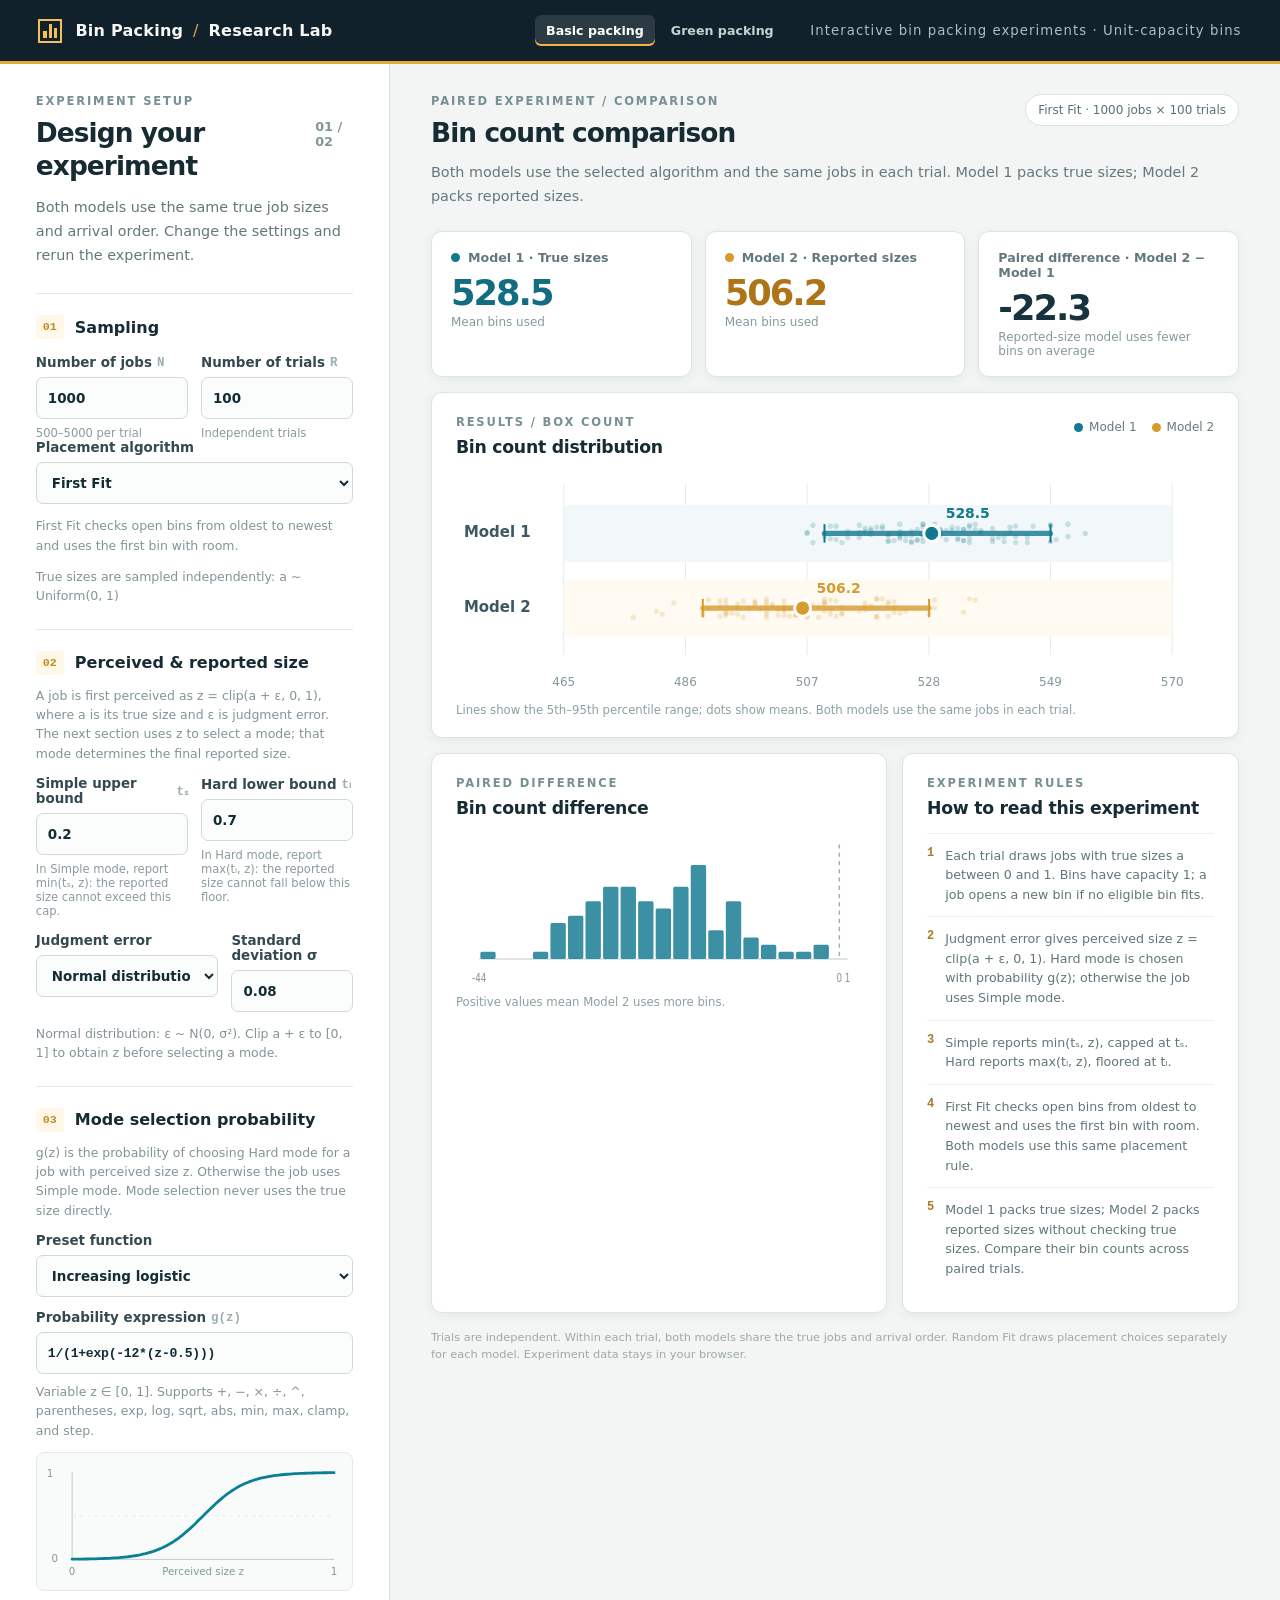
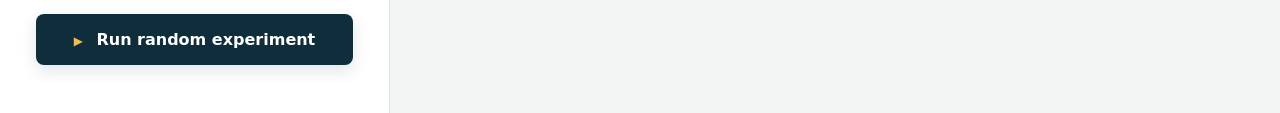
<file: index.html>
<!doctype html>
<html lang="en">
<head>
  <meta charset="UTF-8" />
  <meta name="viewport" content="width=device-width, initial-scale=1" />
  <meta name="theme-color" content="#10212b" />
  <meta name="description" content="Explore how placement algorithms and reported job sizes change bin packing outcomes." />
  <title>Bin Packing Research Lab</title>
  <link rel="icon" type="image/svg+xml" href="data:image/svg+xml,%3Csvg xmlns='http://www.w3.org/2000/svg' viewBox='0 0 64 64'%3E%3Crect width='64' height='64' rx='14' fill='%2310212b'/%3E%3Cpath d='M12 21h40v31H12z' fill='none' stroke='%23f2b544' stroke-width='4'/%3E%3Cpath d='M12 36h40M28 21v15M40 36v16' stroke='%23f2b544' stroke-width='4'/%3E%3C/svg%3E" />
  <link rel="stylesheet" href="./styles.css" />
  <script src="./probability.js" defer></script>
  <script src="./app.js" defer></script>
</head>
<body>
  <header class="topbar">
    <div class="brand"><span class="brand-mark" aria-hidden="true"><span></span><span></span><span></span></span><span>Bin Packing <b>/</b> Research Lab</span></div>
    <nav class="lab-nav" aria-label="Experiment pages"><a href="./index.html" aria-current="page">Basic packing</a><a href="./green.html">Green packing</a></nav>
    <div class="top-note">Interactive bin packing experiments · Unit-capacity bins</div>
  </header>
  <main class="workspace">
    <aside class="controls" aria-labelledby="config-title">
      <div class="panel-heading"><div><p class="eyebrow">EXPERIMENT SETUP</p><h1 id="config-title">Design your experiment</h1></div><span class="edition">01 / 02</span><button id="advanced-toggle" class="advanced-toggle" type="button" aria-expanded="false">More settings</button></div>
      <p class="intro">Both models use the same true job sizes and arrival order. Change the settings and rerun the experiment.</p>
      <form id="experiment-form">
        <section class="control-section" aria-labelledby="sample-heading">
          <h2 id="sample-heading"><span>01</span> Sampling</h2>
          <div class="field-grid two">
            <label class="field"><span>Number of jobs <small>N</small></span><input id="job-count" type="number" min="500" max="5000" step="1" value="1000" required /><em>500–5000 per trial</em></label>
            <label class="field"><span>Number of trials <small>R</small></span><input id="trial-count" type="number" min="1" max="300" step="1" value="100" required /><em>Independent trials</em></label>
          </div>
          <label class="field algorithm-field" for="packing-algorithm"><span>Placement algorithm</span><select id="packing-algorithm"><option value="first-fit">First Fit</option><option value="best-fit">Best Fit</option><option value="next-fit">Next Fit</option><option value="random-fit">Random Fit</option></select></label>
          <p id="algorithm-description" class="field-note">First Fit checks open bins from oldest to newest and uses the first bin with room.</p>
          <p class="field-note">True sizes are sampled independently: a ~ Uniform(0, 1)</p>
        </section>
        <section class="control-section" aria-labelledby="report-heading">
          <h2 id="report-heading"><span>02</span> Perceived &amp; reported size</h2>
          <p class="section-copy">A job is first perceived as z = clip(a + ε, 0, 1), where a is its true size and ε is judgment error. The next section uses z to select a mode; that mode determines the final reported size.</p>
          <div class="field-grid two">
            <label class="field"><span>Simple upper bound <small>tₛ</small></span><input id="simple-threshold" type="number" min="0" max="1" step="0.01" value="0.2" required /><em>In Simple mode, report min(tₛ, z): the reported size cannot exceed this cap.</em></label>
            <label class="field"><span>Hard lower bound <small>tₗ</small></span><input id="hard-threshold" type="number" min="0" max="1" step="0.01" value="0.7" required /><em>In Hard mode, report max(tₗ, z): the reported size cannot fall below this floor.</em></label>
          </div>
          <div class="field-grid error-grid">
            <label class="field"><span>Judgment error</span><select id="error-type"><option value="none">No error</option><option value="normal" selected>Normal distribution</option><option value="uniform">Uniform distribution</option><option value="laplace">Laplace distribution</option><option value="triangular">Symmetric triangular</option><option value="cauchy">Cauchy distribution</option><option value="exponential">Centered exponential</option><option value="two-point">Two-point distribution</option></select></label>
            <label class="field" id="error-scale-field"><span id="error-scale-label">Standard deviation σ</span><input id="error-scale" type="number" min="0" max="1" step="0.01" value="0.08" required /></label>
          </div>
          <p id="error-description" class="field-note">Normal distribution: ε ~ N(0, σ²). Clip a + ε to [0, 1] to obtain z.</p>
        </section>
        <section class="control-section" aria-labelledby="choice-heading">
          <h2 id="choice-heading"><span>03</span> Mode selection probability</h2>
          <p class="section-copy">g(z) is the probability of choosing Hard mode for a job with perceived size z. Otherwise the job uses Simple mode. Mode selection never uses the true size directly.</p>
          <label class="field" for="probability-preset"><span>Preset function</span><select id="probability-preset"><option value="logistic">Increasing logistic</option><option value="decreasing">Linear decrease</option><option value="increasing">Linear increase</option><option value="constant">Constant probability</option><option value="step">Step function</option><option value="custom">Custom</option></select></label>
          <label class="field expression-field" for="probability-expression"><span>Probability expression <small>g(z)</small></span><input id="probability-expression" type="text" value="1/(1+exp(-12*(z-0.5)))" maxlength="180" spellcheck="false" autocomplete="off" required /></label>
          <p class="field-note expression-help">Variable z ∈ [0, 1]. Supports +, −, ×, ÷, ^, parentheses, exp, log, sqrt, abs, min, max, clamp, and step.</p>
          <div class="curve-frame"><svg id="probability-chart" viewBox="0 0 320 122" role="img" aria-label="Probability of choosing Hard mode by perceived job size"></svg></div>
          <p id="curve-error" class="form-error" role="status" hidden></p>
        </section>
        <button class="run-button" type="submit"><span aria-hidden="true">▶</span> Run random experiment</button>
        <p id="form-error" class="form-error" role="alert" hidden></p>
      </form>
    </aside>
    <section class="results" aria-labelledby="results-heading">
      <div class="results-heading"><div><p class="eyebrow">PAIRED EXPERIMENT / COMPARISON</p><h2 id="results-heading">Bin count comparison</h2></div><div class="run-badge" id="run-badge">Ready to run</div></div>
      <div class="result-lead"><p>Both models use the selected algorithm and the same jobs in each trial. Model 1 packs true sizes; Model 2 packs reported sizes.</p></div>
      <div class="stat-row"><article class="stat-card stat-true"><div class="stat-label"><i></i>Model 1 · True sizes</div><div class="stat-value" id="true-mean">—</div><div class="stat-unit">Mean bins used</div></article><article class="stat-card stat-reported"><div class="stat-label"><i></i>Model 2 · Reported sizes</div><div class="stat-value" id="reported-mean">—</div><div class="stat-unit">Mean bins used</div></article><article class="stat-card stat-difference"><div class="stat-label">Paired difference · Model 2 − Model 1</div><div class="stat-value" id="difference-mean">—</div><div class="stat-unit" id="difference-note">Mean of within-trial differences</div></article></div>
      <article class="chart-card" aria-labelledby="main-chart-title"><div class="chart-heading"><div><p class="eyebrow">RESULTS / BOX COUNT</p><h3 id="main-chart-title">Bin count distribution</h3></div><div class="legend"><span><i class="true-dot"></i>Model 1</span><span><i class="reported-dot"></i>Model 2</span></div></div><div id="main-chart" class="main-chart" role="img" aria-label="Distribution of bins used by both models"></div><p class="chart-caption">Lines show the 5th–95th percentile range; dots show means. Both models use the same jobs in each trial.</p></article>
      <div class="bottom-grid"><article class="insight-card"><p class="eyebrow">PAIRED DIFFERENCE</p><h3>Bin count difference</h3><div id="difference-chart" class="difference-chart" role="img" aria-label="Distribution of Model 2 minus Model 1 bin counts"></div><p class="chart-caption">Positive values mean Model 2 uses more bins.</p></article><article class="model-card"><p class="eyebrow">EXPERIMENT RULES</p><h3>How to read this experiment</h3><div class="rule"><span class="rule-number">1</span><p>Each trial draws jobs with true sizes a between 0 and 1. Bins have capacity 1; a job opens a new bin if no eligible bin fits.</p></div><div class="rule"><span class="rule-number">2</span><p>Judgment error gives perceived size z = clip(a + ε, 0, 1). Hard mode is chosen with probability g(z); otherwise the job uses Simple mode.</p></div><div class="rule"><span class="rule-number">3</span><p>Simple reports min(tₛ, z), capped at tₛ. Hard reports max(tₗ, z), floored at tₗ.</p></div><div class="rule"><span class="rule-number">4</span><p id="selected-algorithm-rule">First Fit checks bins in opening order and uses the first one with room. Both models use this same placement rule.</p></div><div class="rule"><span class="rule-number">5</span><p>Model 1 packs true sizes; Model 2 packs reported sizes without checking true sizes. Compare their bin counts across paired trials.</p></div></article></div>
      <p class="footnote">Trials are independent. Within each trial, both models share the true jobs and arrival order. Random Fit draws placement choices separately for each model. Experiment data stays in your browser.</p>
    </section>
  </main>
</body>
</html>
</file>
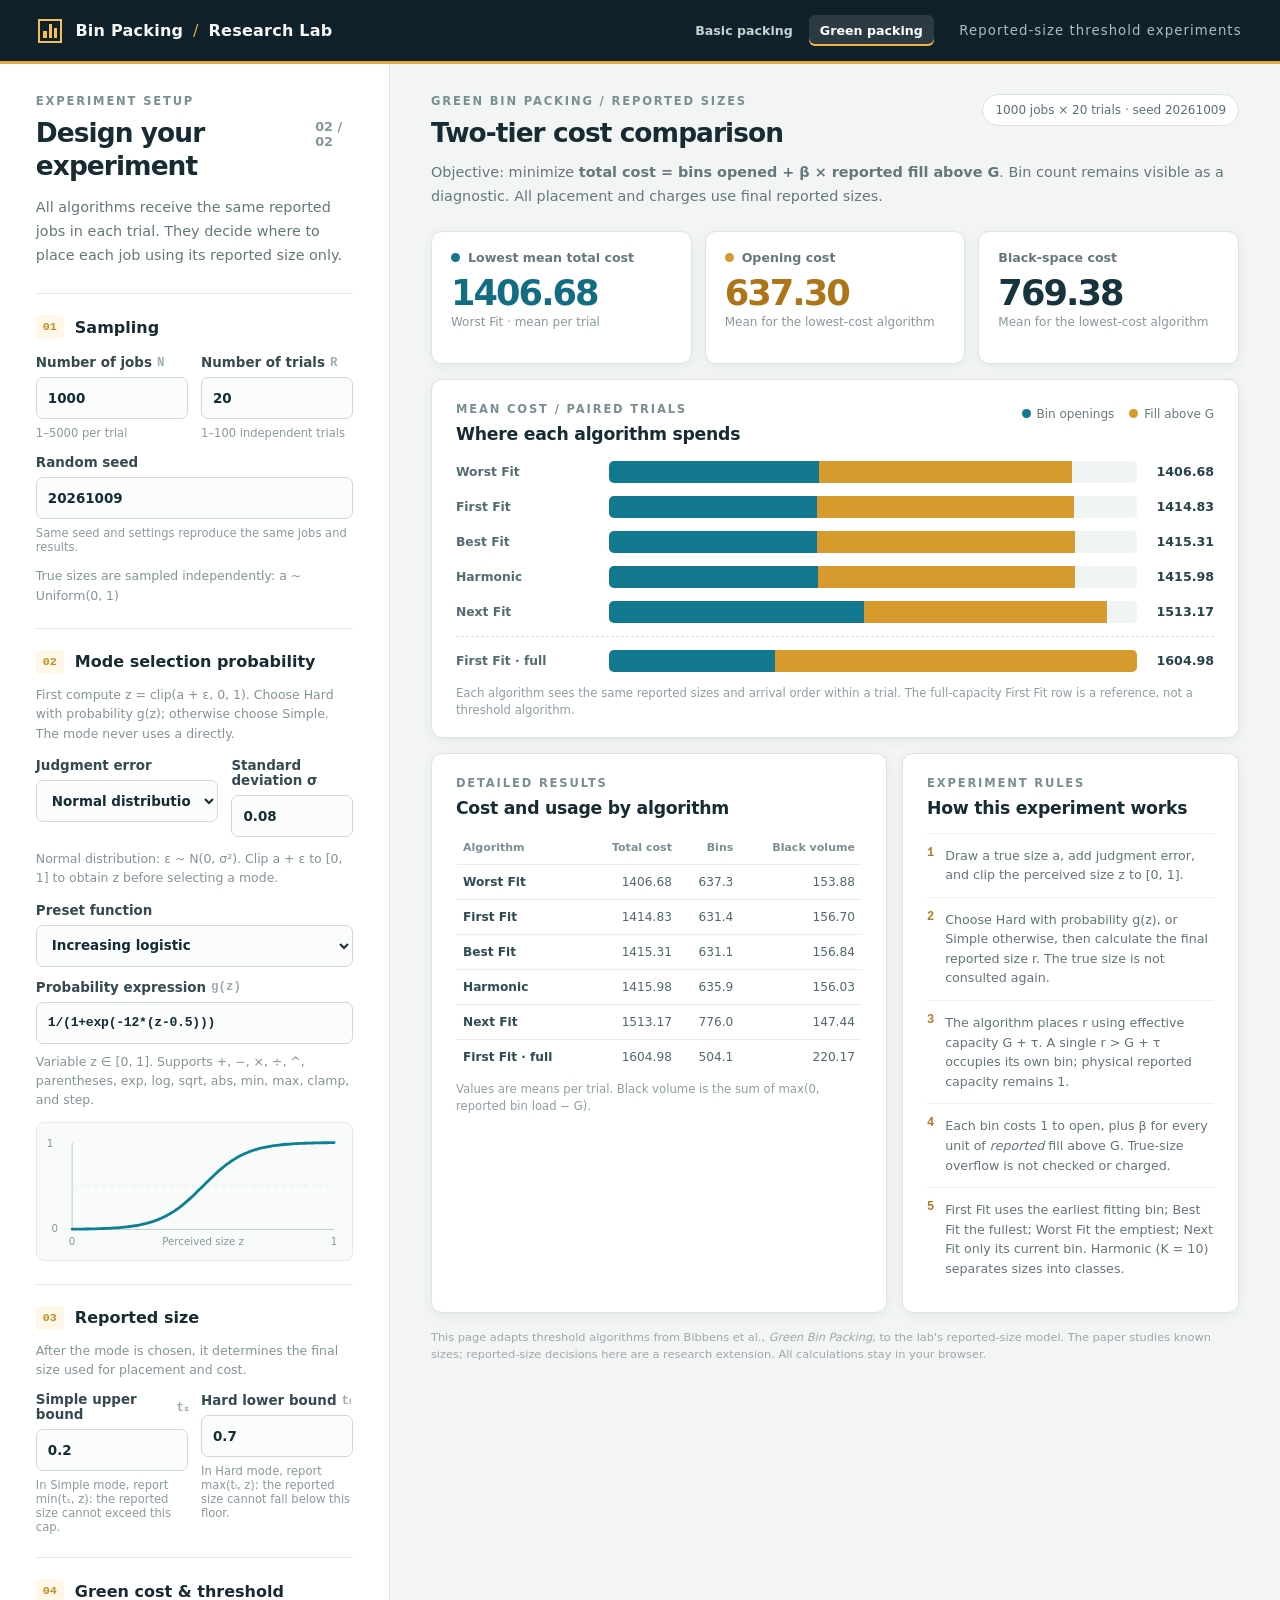
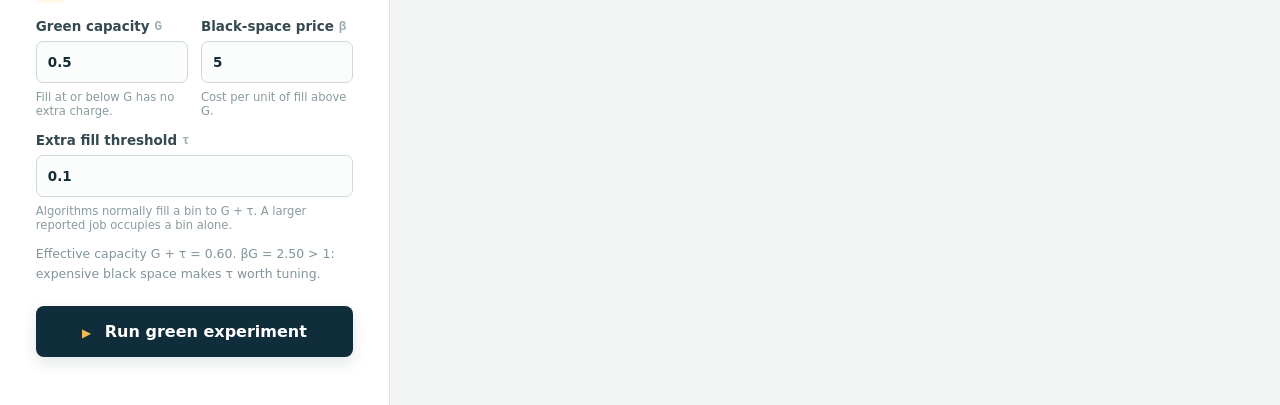
<file: green.html>
<!doctype html>
<html lang="en">
<head>
  <meta charset="UTF-8" />
  <meta name="viewport" content="width=device-width, initial-scale=1" />
  <meta name="theme-color" content="#10212b" />
  <meta name="description" content="Compare threshold bin packing algorithms using reported sizes and two-tier Green Bin Packing costs." />
  <title>Green Bin Packing · Bin Packing Research Lab</title>
  <link rel="icon" type="image/svg+xml" href="data:image/svg+xml,%3Csvg xmlns='http://www.w3.org/2000/svg' viewBox='0 0 64 64'%3E%3Crect width='64' height='64' rx='14' fill='%2310212b'/%3E%3Cpath d='M12 21h40v31H12z' fill='none' stroke='%23f2b544' stroke-width='4'/%3E%3Cpath d='M12 36h40M28 21v15M40 36v16' stroke='%23f2b544' stroke-width='4'/%3E%3C/svg%3E" />
  <link rel="stylesheet" href="./styles.css" />
  <script src="./probability.js" defer></script>
  <script src="./green-core.js" defer></script>
  <script src="./green.js" defer></script>
</head>
<body class="green-page">
  <header class="topbar">
    <div class="brand"><span class="brand-mark" aria-hidden="true"><span></span><span></span><span></span></span><span>Bin Packing <b>/</b> Research Lab</span></div>
    <nav class="lab-nav" aria-label="Experiment pages"><a href="./index.html">Basic packing</a><a href="./green.html" aria-current="page">Green packing</a></nav>
    <div class="top-note">Reported-size threshold experiments</div>
  </header>
  <main class="workspace">
    <aside class="controls" aria-labelledby="config-title">
      <div class="panel-heading"><div><p class="eyebrow">EXPERIMENT SETUP</p><h1 id="config-title">Design your experiment</h1></div><span class="edition">02 / 02</span><button id="advanced-toggle" class="advanced-toggle" type="button" aria-expanded="false">More settings</button></div>
      <p class="intro">All algorithms receive the same reported jobs in each trial. They decide where to place each job using its reported size only.</p>
      <form id="green-form">
        <section class="control-section" aria-labelledby="sample-heading">
          <h2 id="sample-heading"><span>01</span> Sampling</h2>
          <div class="field-grid two">
            <label class="field"><span>Number of jobs <small>N</small></span><input id="job-count" type="number" min="1" max="5000" step="1" value="1000" required /><em>1–5000 per trial</em></label>
            <label class="field"><span>Number of trials <small>R</small></span><input id="trial-count" type="number" min="1" max="100" step="1" value="20" required /><em>1–100 independent trials</em></label>
          </div>
          <label class="field green-seed" for="random-seed"><span>Random seed</span><input id="random-seed" type="number" min="0" max="4294967295" step="1" value="20261009" required /><em>Same seed and settings reproduce the same jobs and results.</em></label>
          <p class="field-note">True sizes are sampled independently: a ~ Uniform(0, 1)</p>
        </section>
        <section class="control-section" aria-labelledby="mode-heading">
          <h2 id="mode-heading"><span>02</span> Mode selection probability</h2>
          <p class="section-copy">First compute z = clip(a + ε, 0, 1). Choose Hard with probability g(z); otherwise choose Simple. The mode never uses a directly.</p>
          <div class="field-grid error-grid">
            <label class="field"><span>Judgment error</span><select id="error-type"><option value="none">No error</option><option value="normal" selected>Normal distribution</option><option value="uniform">Uniform distribution</option><option value="laplace">Laplace distribution</option><option value="triangular">Symmetric triangular</option><option value="cauchy">Cauchy distribution</option><option value="exponential">Centered exponential</option><option value="two-point">Two-point distribution</option></select></label>
            <label class="field" id="error-scale-field"><span id="error-scale-label">Standard deviation σ</span><input id="error-scale" type="number" min="0" max="1" step="0.01" value="0.08" required /></label>
          </div>
          <p id="error-description" class="field-note">Normal distribution: ε ~ N(0, σ²).</p>
          <label class="field green-preset" for="probability-preset"><span>Preset function</span><select id="probability-preset"><option value="logistic">Increasing logistic</option><option value="decreasing">Linear decrease</option><option value="increasing">Linear increase</option><option value="constant">Constant probability</option><option value="step">Step function</option><option value="custom">Custom</option></select></label>
          <label class="field expression-field" for="probability-expression"><span>Probability expression <small>g(z)</small></span><input id="probability-expression" type="text" value="1/(1+exp(-12*(z-0.5)))" maxlength="180" spellcheck="false" autocomplete="off" required /></label>
          <p class="field-note expression-help">Variable z ∈ [0, 1]. Supports +, −, ×, ÷, ^, parentheses, exp, log, sqrt, abs, min, max, clamp, and step.</p>
          <div class="curve-frame"><svg id="probability-chart" viewBox="0 0 320 122" role="img" aria-label="Probability of choosing Hard mode by perceived size"></svg></div>
          <p id="curve-error" class="form-error" role="status" hidden></p>
        </section>
        <section class="control-section" aria-labelledby="report-heading">
          <h2 id="report-heading"><span>03</span> Reported size</h2>
          <p class="section-copy">After the mode is chosen, it determines the final size used for placement and cost.</p>
          <div class="field-grid two">
            <label class="field"><span>Simple upper bound <small>tₛ</small></span><input id="simple-threshold" type="number" min="0" max="1" step="0.01" value="0.2" required /><em>In Simple mode, report min(tₛ, z): the reported size cannot exceed this cap.</em></label>
            <label class="field"><span>Hard lower bound <small>tₗ</small></span><input id="hard-threshold" type="number" min="0" max="1" step="0.01" value="0.7" required /><em>In Hard mode, report max(tₗ, z): the reported size cannot fall below this floor.</em></label>
          </div>
        </section>
        <section class="control-section" aria-labelledby="cost-heading">
          <h2 id="cost-heading"><span>04</span> Green cost &amp; threshold</h2>
          <div class="field-grid two">
            <label class="field"><span>Green capacity <small>G</small></span><input id="green-capacity" type="number" min="0" max="1" step="0.01" value="0.5" required /><em>Fill at or below G has no extra charge.</em></label>
            <label class="field"><span>Black-space price <small>β</small></span><input id="black-price" type="number" min="0.01" max="100" step="0.01" value="5" required /><em>Cost per unit of fill above G.</em></label>
          </div>
          <label class="field green-threshold" for="packing-threshold"><span>Extra fill threshold <small>τ</small></span><input id="packing-threshold" type="number" min="0" max="1" step="0.01" value="0.1" required /><em>Algorithms normally fill a bin to G + τ. A larger reported job occupies a bin alone.</em></label>
          <p id="regime-note" class="field-note" role="status"></p>
        </section>
        <button class="run-button" type="submit"><span aria-hidden="true">▶</span> Run green experiment</button>
        <p id="form-error" class="form-error" role="alert" hidden></p>
      </form>
    </aside>
    <section class="results" aria-labelledby="results-heading">
      <div class="results-heading"><div><p class="eyebrow">GREEN BIN PACKING / REPORTED SIZES</p><h2 id="results-heading">Two-tier cost comparison</h2></div><div class="run-badge" id="run-badge">Ready to run</div></div>
      <div class="result-lead"><p>Objective: minimize <strong>total cost = bins opened + β × reported fill above G</strong>. Bin count remains visible as a diagnostic. All placement and charges use final reported sizes.</p></div>
      <div class="stat-row green-stat-row"><article class="stat-card stat-true"><div class="stat-label"><i></i>Lowest mean total cost</div><div class="stat-value" id="best-cost">—</div><div class="stat-unit" id="best-algorithm">Across the five threshold algorithms</div></article><article class="stat-card stat-reported"><div class="stat-label"><i></i>Opening cost</div><div class="stat-value" id="best-opening">—</div><div class="stat-unit">Mean for the lowest-cost algorithm</div></article><article class="stat-card stat-difference"><div class="stat-label">Black-space cost</div><div class="stat-value" id="best-black">—</div><div class="stat-unit">Mean for the lowest-cost algorithm</div></article></div>
      <article class="chart-card" aria-labelledby="cost-chart-title"><div class="chart-heading"><div><p class="eyebrow">MEAN COST / PAIRED TRIALS</p><h3 id="cost-chart-title">Where each algorithm spends</h3></div><div class="legend"><span><i class="true-dot"></i>Bin openings</span><span><i class="reported-dot"></i>Fill above G</span></div></div><div id="cost-chart" class="cost-chart" role="img" aria-label="Stacked mean costs by algorithm"></div><p class="chart-caption">Each algorithm sees the same reported sizes and arrival order within a trial. The full-capacity First Fit row is a reference, not a threshold algorithm.</p></article>
      <div class="bottom-grid green-bottom-grid"><article class="insight-card"><p class="eyebrow">DETAILED RESULTS</p><h3>Cost and usage by algorithm</h3><div class="green-table-wrap"><table class="green-table"><thead><tr><th scope="col">Algorithm</th><th scope="col">Total cost</th><th scope="col">Bins</th><th scope="col">Black volume</th></tr></thead><tbody id="results-table"></tbody></table></div><p class="chart-caption">Values are means per trial. Black volume is the sum of max(0, reported bin load − G).</p></article><article class="model-card"><p class="eyebrow">EXPERIMENT RULES</p><h3>How this experiment works</h3><div class="rule"><span class="rule-number">1</span><p>Draw a true size a, add judgment error, and clip the perceived size z to [0, 1].</p></div><div class="rule"><span class="rule-number">2</span><p>Choose Hard with probability g(z), or Simple otherwise, then calculate the final reported size r. The true size is not consulted again.</p></div><div class="rule"><span class="rule-number">3</span><p>The algorithm places r using effective capacity G + τ. A single r &gt; G + τ occupies its own bin; physical reported capacity remains 1.</p></div><div class="rule"><span class="rule-number">4</span><p>Each bin costs 1 to open, plus β for every unit of <em>reported</em> fill above G. True-size overflow is not checked or charged.</p></div><div class="rule"><span class="rule-number">5</span><p>First Fit uses the earliest fitting bin; Best Fit the fullest; Worst Fit the emptiest; Next Fit only its current bin. Harmonic (K = 10) separates sizes into classes.</p></div></article></div>
      <p class="footnote">This page adapts threshold algorithms from Bibbens et al., <em>Green Bin Packing</em>, to the lab's reported-size model. The paper studies known sizes; reported-size decisions here are a research extension. All calculations stay in your browser.</p>
    </section>
  </main>
</body>
</html>
</file>
<file: styles.css>
:root{font-family:Inter,"Noto Sans SC","Microsoft YaHei",system-ui,sans-serif;color:#172b33;background:#f2f5f4;font-size:16px}*{box-sizing:border-box}[hidden]{display:none!important}body{margin:0}button,input,select{font:inherit}button{cursor:pointer}button:focus-visible,input:focus-visible,select:focus-visible{outline:3px solid #58aac6;outline-offset:2px}.topbar{height:64px;background:#10212b;color:#f7f8f5;display:flex;align-items:center;justify-content:space-between;padding:0 clamp(20px,3vw,48px);border-bottom:3px solid #e4aa3e}.brand{display:flex;align-items:center;gap:13px;font-weight:750;letter-spacing:.015em}.brand b{color:#d7a847;font-weight:500;margin:0 4px}.brand-mark{height:24px;width:24px;border:2px solid #f4bf56;display:flex;align-items:flex-end;padding:3px;gap:2px}.brand-mark span{flex:1;background:#f4bf56;height:7px}.brand-mark span:nth-child(2){height:14px}.brand-mark span:nth-child(3){height:10px}.top-note{font-size:.83rem;color:#afbdc0;letter-spacing:.08em}.workspace{display:grid;grid-template-columns:minmax(320px,390px) minmax(0,1fr);max-width:1700px;margin:auto;min-height:calc(100vh - 64px)}.controls{padding:30px clamp(22px,2.8vw,42px) 48px;background:#fff;border-right:1px solid #dce3e1}.panel-heading,.results-heading{display:flex;align-items:flex-start;justify-content:space-between;gap:18px}.eyebrow{margin:0 0 8px;color:#788f94;font-size:.72rem;font-weight:800;letter-spacing:.16em}.controls h1,.results h2{font-size:1.65rem;letter-spacing:-.035em;line-height:1.25;margin:0}.edition{font-size:.8rem;font-weight:700;color:#82969b;padding-top:25px}.advanced-toggle{display:none}.intro,.result-lead{line-height:1.65;color:#64777c;font-size:.9rem}.intro{margin:14px 0 26px}.control-section{border-top:1px solid #e4e9e7;padding:21px 0 23px}.control-section h2{font-size:1rem;margin:0 0 16px;display:flex;align-items:center;gap:11px}.control-section h2 span{font-family:ui-monospace,monospace;font-size:.73rem;color:#c28b23;background:#fff8e9;padding:5px 7px;border-radius:4px}.field-grid{display:grid;gap:13px}.field-grid.two{grid-template-columns:1fr 1fr}.error-grid{grid-template-columns:1.2fr .8fr;margin-top:15px}.field{display:flex;flex-direction:column;gap:7px;color:#344950;font-size:.84rem;font-weight:680;min-width:0}.field span{display:flex;align-items:center;gap:5px}.field small,.range-field small{font:600 .78rem ui-monospace,monospace;color:#9baeb0}.field input,.field select{height:42px;width:100%;border:1px solid #cfdad8;border-radius:7px;background:#fbfcfc;color:#142c35;padding:0 11px;min-width:0}.field em{font-size:.72rem;font-style:normal;font-weight:400;color:#899ba0}.field-note,.section-copy,.formula{font-size:.78rem;line-height:1.55;color:#829499;margin:12px 0 0}.section-copy{margin:-5px 0 13px}.formula{font-family:ui-monospace,monospace;text-align:center;margin:11px 0 0;color:#71898f}.curve-frame{border:1px solid #e3eae8;background:#f8fbfa;border-radius:8px;padding:8px 8px 3px;margin-bottom:13px}#probability-chart{width:100%;height:122px}.range-field{display:block;margin:14px 0 0;font-size:.83rem;font-weight:660}.range-field span{display:flex;align-items:center;gap:6px}.range-field output{margin-left:auto;color:#076a7f;font-family:ui-monospace,monospace}.range-field input{width:100%;accent-color:#0b7e95;margin:12px 0 0}.run-button{width:100%;border:0;border-radius:8px;background:#102d3b;color:white;min-height:51px;font-weight:760;box-shadow:0 6px 16px #102d3b1f;transition:background .2s,transform .2s}.run-button:hover{background:#14526b;transform:translateY(-1px)}.run-button span{font-size:.74rem;margin-right:8px;color:#f2bd55}.form-error{color:#b53935;font-size:.83rem;line-height:1.5;margin:12px 0 0}.results{padding:30px clamp(22px,3.2vw,50px) 36px;min-width:0}.run-badge{border:1px solid #d9e3e1;border-radius:999px;color:#587178;background:#fff;padding:8px 12px;font-size:.75rem;white-space:nowrap}.result-lead{margin:12px 0 22px}.result-lead p{margin:0}.stat-row{display:grid;grid-template-columns:repeat(3,minmax(0,1fr));gap:13px}.stat-card,.chart-card,.insight-card,.model-card{background:#fff;border:1px solid #dce5e2;border-radius:11px;box-shadow:0 3px 12px #173b3610}.stat-card{padding:18px 19px;min-height:128px}.stat-label{font-size:.79rem;font-weight:720;color:#63787e;display:flex;align-items:center;gap:8px}.stat-label i{width:9px;height:9px;border-radius:50%;display:inline-block}.stat-true i,.true-dot{background:#117890}.stat-reported i,.reported-dot{background:#d79a2d}.stat-value{font-variant-numeric:tabular-nums;font-size:2.2rem;font-weight:790;letter-spacing:-.055em;margin-top:7px;line-height:1.18}.stat-true .stat-value{color:#126c82}.stat-reported .stat-value{color:#ad7418}.stat-difference .stat-value{color:#17333d}.stat-unit{font-size:.75rem;color:#84999d;margin-top:2px}.chart-card{margin-top:15px;padding:22px 24px 17px}.chart-heading{display:flex;align-items:flex-start;justify-content:space-between;gap:15px}.chart-card h3,.insight-card h3,.model-card h3{font-size:1.08rem;letter-spacing:-.015em;margin:0}.legend{display:flex;gap:15px;color:#657b7e;font-size:.75rem;margin-top:5px}.legend span{display:flex;align-items:center;gap:6px}.legend i{width:9px;height:9px;border-radius:50%}.main-chart{height:225px;width:100%;margin-top:13px}.main-chart svg,.difference-chart svg{display:block;width:100%;height:100%;overflow:visible}.chart-caption{color:#8ba0a3;font-size:.73rem;line-height:1.5;margin:7px 0 0}.bottom-grid{display:grid;grid-template-columns:minmax(0,1.15fr) minmax(250px,.85fr);gap:15px;margin-top:15px}.insight-card,.model-card{padding:22px 24px}.difference-chart{height:155px;margin-top:14px}.rule{display:flex;gap:11px;border-top:1px solid #ebf0ee;padding:12px 0}.rule:first-of-type{margin-top:15px}.rule-number{font:750 .75rem ui-monospace,monospace;color:#ad7b22;flex:none}.rule p{font-size:.79rem;line-height:1.55;color:#60767a;margin:0}.footnote{font-size:.71rem;line-height:1.5;color:#9aa9ac;margin:16px 0 0}@media(max-width:1100px){.workspace{grid-template-columns:325px minmax(0,1fr)}.controls{padding:26px 22px}.results{padding:26px 25px}.bottom-grid{grid-template-columns:1fr}.stat-card{padding:14px}.stat-label{font-size:.72rem}.stat-value{font-size:1.9rem}}@media(max-width:780px){.top-note{display:none}.workspace{display:block}.controls{border-right:0;border-bottom:1px solid #dce3e1;padding:18px 22px 20px}.controls .eyebrow,.controls .edition,.controls .intro{display:none}.controls h1{font-size:1.38rem}.advanced-toggle{display:inline-block;border:1px solid #cbdad8;background:#f7faf9;border-radius:6px;color:#1b6170;font-weight:700;font-size:.77rem;padding:8px 10px}.controls:not(.expanded) form>.control-section:nth-of-type(n+2){display:none}.controls:not(.expanded) .control-section:first-of-type .field-note,.controls:not(.expanded) .control-section:first-of-type h2,.controls:not(.expanded) .field em{display:none}.controls:not(.expanded) .control-section:first-of-type{border:0;padding:16px 0}.controls:not(.expanded) .field-grid{gap:10px}.controls:not(.expanded) .run-button{min-height:46px}.results{padding:23px 18px}.control-section{padding:17px 0}.stat-row{grid-template-columns:1fr 1fr}.stat-difference{grid-column:span 2}.stat-card{min-height:105px}.chart-card,.insight-card,.model-card{padding:18px}.main-chart{height:205px}}@media(max-width:430px){.topbar{padding:0 17px}.brand{font-size:.86rem}.controls{padding:17px 18px}.results h2,.controls h1{font-size:1.42rem}.run-badge{font-size:.68rem;padding:7px}.stat-label{font-size:.68rem}.stat-value{font-size:1.8rem}.legend{gap:8px;font-size:.68rem}.chart-heading{display:block}.legend{margin-top:12px}}
.expression-field{margin-top:13px}.expression-field input{font-family:ui-monospace,SFMono-Regular,Consolas,monospace;font-size:.82rem;letter-spacing:-.02em}.expression-help{margin:8px 0 12px}.curve-frame{margin-bottom:0}.run-button:disabled{cursor:wait;opacity:.78;transform:none}.run-badge[aria-busy="true"]{color:#94661f;border-color:#ead8b5;background:#fffbf1}
.lab-nav{display:flex;align-items:center;gap:5px;margin-left:auto;margin-right:clamp(10px,2vw,32px)}.lab-nav a{color:#c5d2d2;text-decoration:none;border-radius:6px;padding:8px 11px;font-size:.79rem;font-weight:680;white-space:nowrap}.lab-nav a:hover,.lab-nav a[aria-current="page"]{color:#fff;background:#ffffff1d}.lab-nav a[aria-current="page"]{box-shadow:inset 0 -2px #f2b544}.green-page .green-seed,.green-page .green-preset,.green-page .green-threshold{margin-top:15px}.green-page .results{padding-bottom:50px}.cost-chart{margin:17px 0 10px}.cost-row{display:grid;grid-template-columns:142px minmax(0,1fr) 66px;gap:11px;align-items:center;margin:13px 0;font-size:.77rem;color:#536c72}.cost-row strong{color:#25434b;font-size:.79rem;text-align:right;font-variant-numeric:tabular-nums}.cost-name{font-weight:700}.cost-track{height:22px;background:#f0f4f3;border-radius:5px;display:flex;overflow:hidden}.cost-opening{height:100%;background:#117890}.cost-black{height:100%;background:#d79a2d}.reference-row{border-top:1px dashed #d7e1df}.cost-row.reference-row{padding-top:13px}.green-table-wrap{overflow-x:auto;margin-top:13px}.green-table{border-collapse:collapse;width:100%;font-size:.76rem;color:#4f6970;white-space:nowrap}.green-table th,.green-table td{padding:10px 7px;border-bottom:1px solid #e8eeec;text-align:right;font-variant-numeric:tabular-nums}.green-table th:first-child{text-align:left}.green-table tbody th{font-weight:700;color:#2d4b53}.green-table thead th{font-size:.69rem;color:#7a9095}.green-table tbody tr:last-child th,.green-table tbody tr:last-child td{border-bottom:0}.green-page .model-card em{font-style:italic}.green-page .stat-card{min-height:133px}@media(max-width:1100px){.top-note{display:none}.lab-nav{margin-right:0}}@media(max-width:780px){.lab-nav{margin-left:auto}.green-page .controls:not(.expanded) .control-section:nth-of-type(n+2){display:block}.green-page .controls:not(.expanded) .control-section:nth-of-type(2),.green-page .controls:not(.expanded) .control-section:nth-of-type(3){display:none}.green-page .controls:not(.expanded) .control-section:nth-of-type(4){border-top:1px solid #e4e9e7;padding:14px 0}.green-page .controls:not(.expanded) .control-section:nth-of-type(4) h2{margin-bottom:11px}.green-page .controls:not(.expanded) .control-section:nth-of-type(4) .field em{display:none}.green-page .controls:not(.expanded) .green-seed{display:none}}@media(max-width:560px){.topbar{height:auto;min-height:64px;flex-wrap:wrap;gap:3px;padding-top:9px;padding-bottom:8px}.lab-nav{width:100%;justify-content:space-between;margin:0}.lab-nav a{flex:1;text-align:center;padding:6px}.cost-row{grid-template-columns:105px minmax(0,1fr) 50px;gap:7px;font-size:.68rem}.cost-row strong{font-size:.7rem}}
</file>
